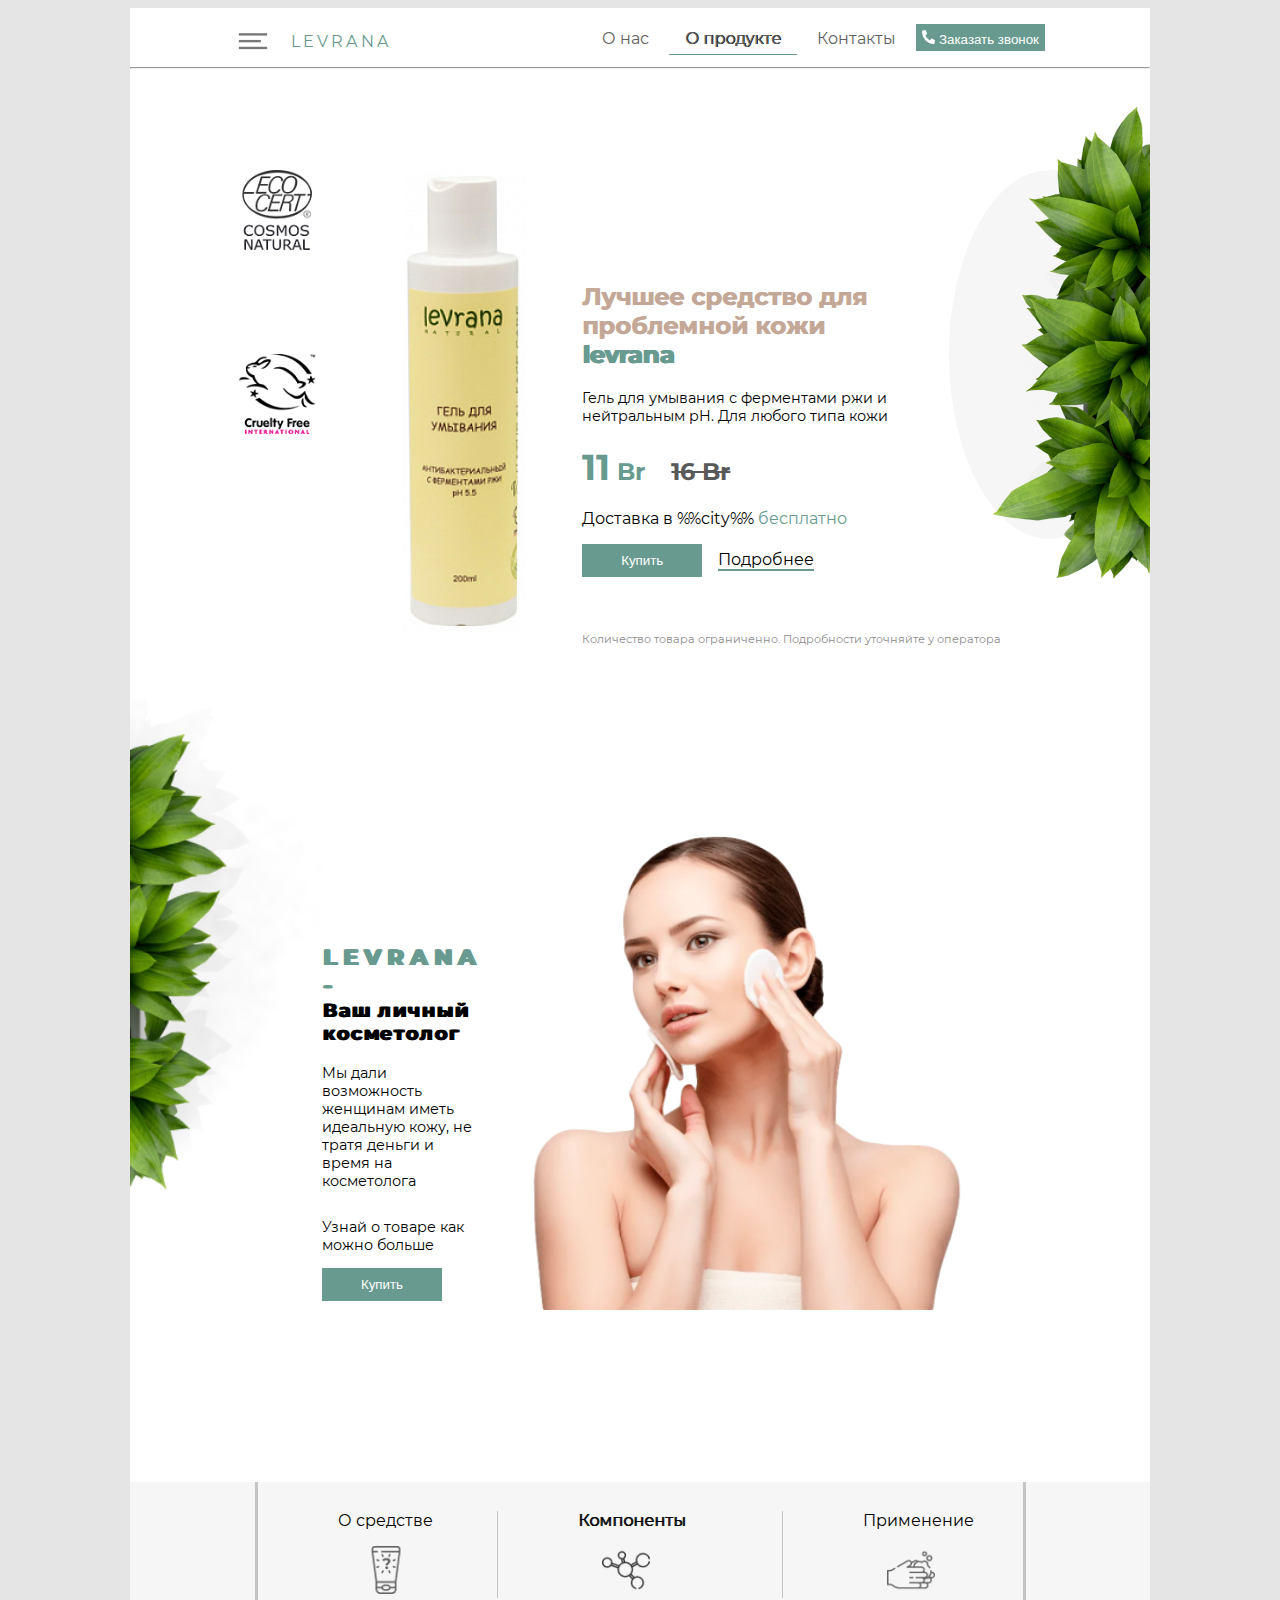
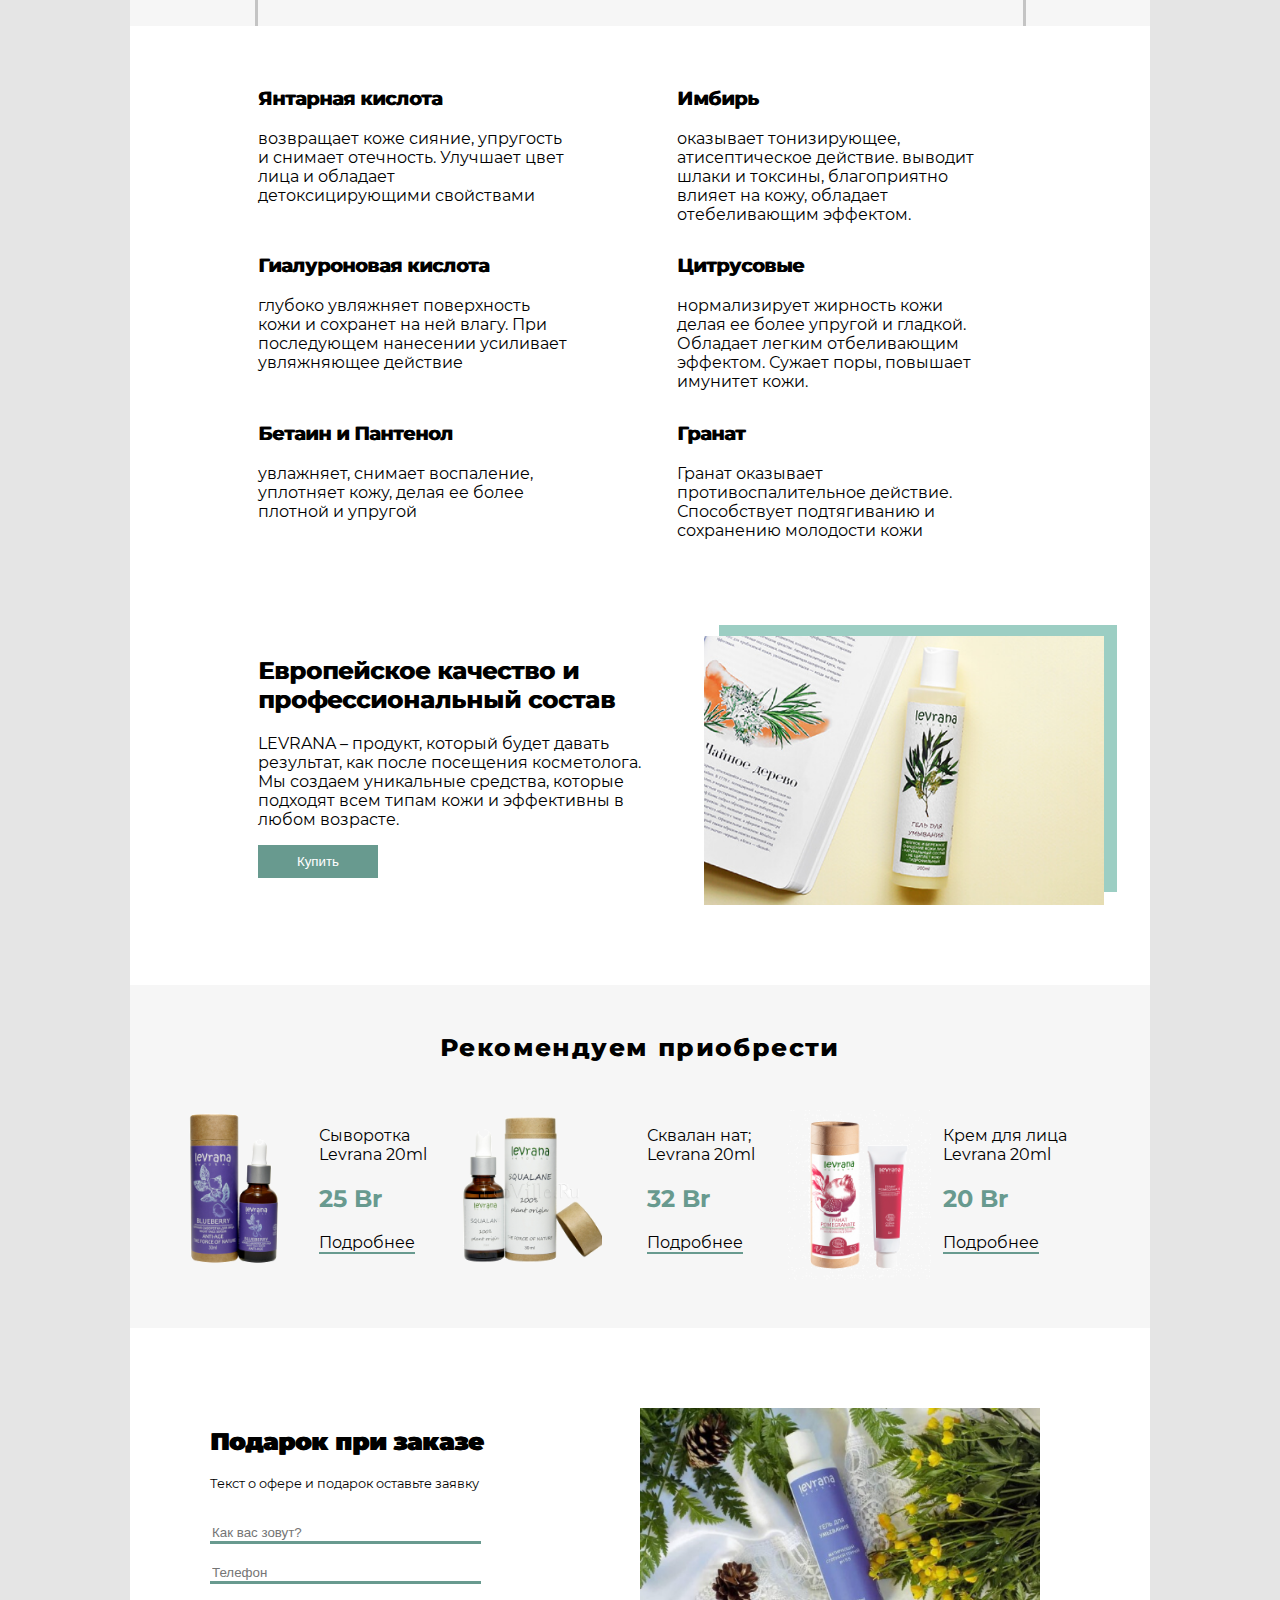
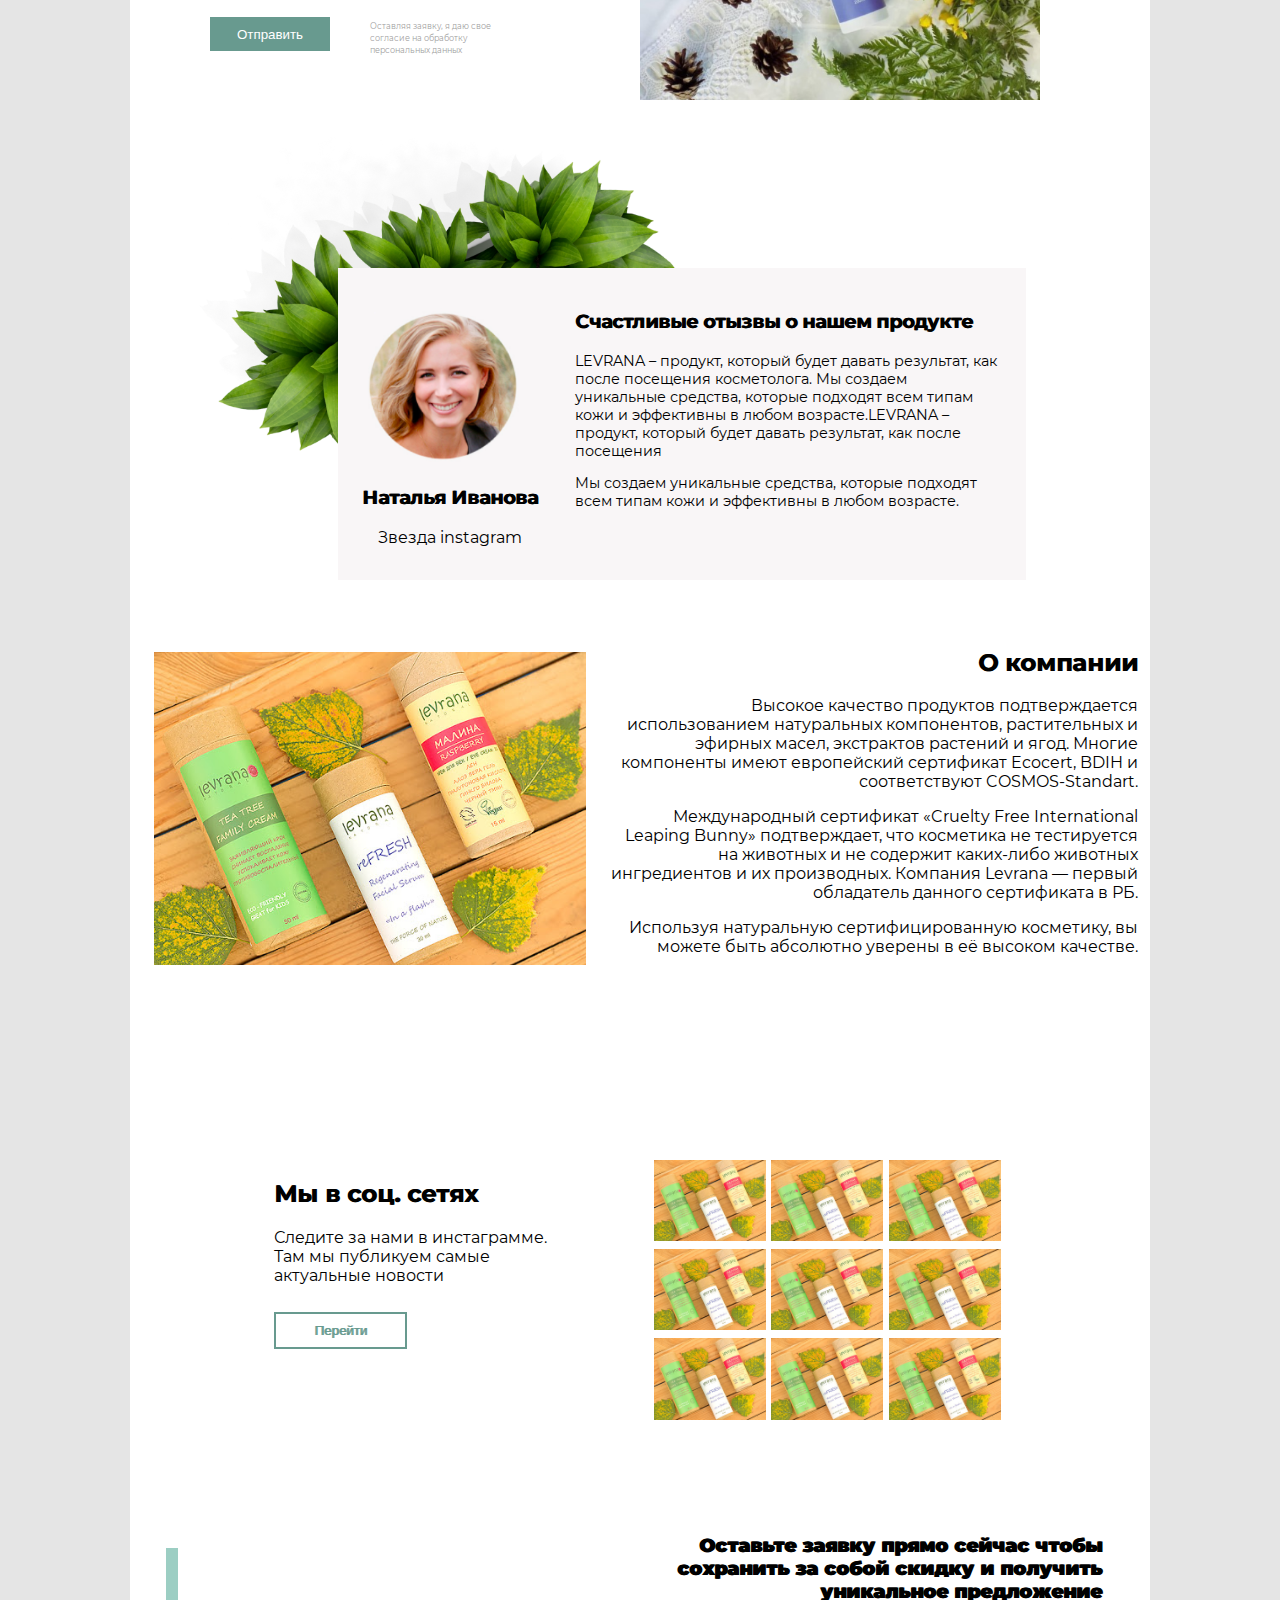
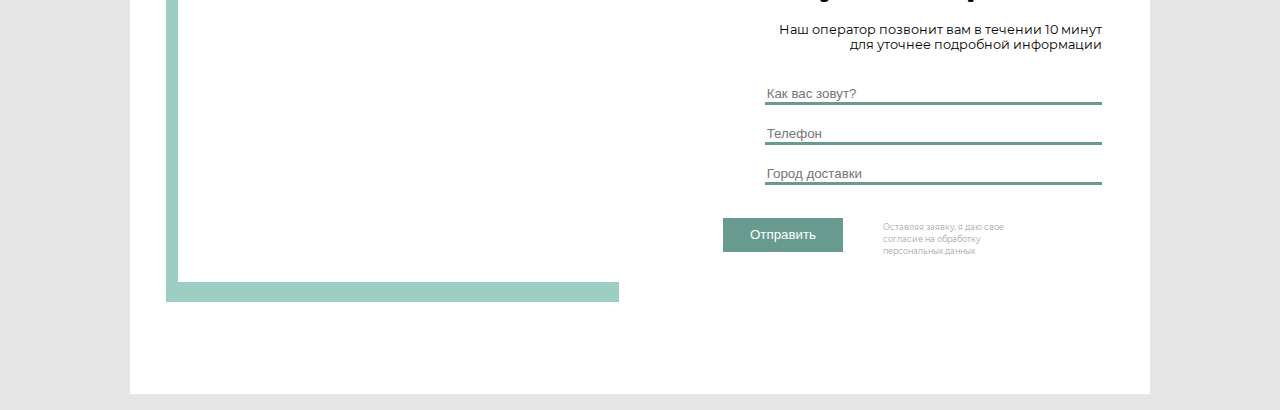
<file: index.html>
<!DOCTYPE html>
<html lang="ru">
<head>
    <link href="https://fonts.googleapis.com/css?family=Montserrat&display=swap" rel="stylesheet">
    <link rel="stylesheet" href="css/index.css">
    <meta charset="UTF-8">
    <title>Levrana</title>
</head>
<body>

<div id="content-wrapper">
    <div class="stick-nav">
        <div class="navbar">
            <img src="images/navbar/bar.svg" alt="bar">
            <div class="logo-name">Levrana</div>
            <div class="navs">
                <a href="#about">О нас</a>
                <a href="#spin" class="active-link">О продукте</a>
                <a href="#order">Контакты</a>
                <button>
                    <img src="images/navbar/phone-nav.svg" alt="phone">
                    Заказать звонок
                </button>
            </div>
        </div>
        <hr>
    </div>

    <div class="goods">
        <img src="images/goods/goods-cosmos.png" alt="cosmos" class="cosmos">
        <img src="images/goods/goods-bunny.png" alt="bunny" class="bunny">
        <img src="images/goods/goods-bottle.png" alt="bottle" class="bottle">
        <div class="cost">
            <h2 class="shadow">
                Лучшее средство для проблемной кожи
                <l>levrana</l>
            </h2>
            <p style="font-size: 0.9em">
                Гель для умывания с ферментами ржи и нейтральным pH. Для любого типа кожи
            </p>
            <h2>
                <t>11</t>
                <k>Br</k>
                <s>16 Br</s>
            </h2>
            <p class="ord">
                Доставка в %%city%%
                <t>бесплатно</t>
            </p>
            <button>Купить</button>
            <a href="#">
                Подробнее
            </a>
        </div>
        <div class="limited">Количество товара ограниченно. Подробности уточняйте у оператора</div>
        <img src="images/goods/goods-grass.png" alt="grass" class="grass">
        <span class="circle"></span>

    </div>

    <div class="levrana">
        <img src="images/levrana/levrana-grass.png" alt="grass" class="grass">
        <h3>
            <t>LEVRANA -</t>
            <br>Ваш личный косметолог
        </h3>
        <div>
            Мы дали возможность женщинам иметь идеальную кожу, не тратя деньги и время на косметолога
        </div>
        <div class="buy">
            <p>Узнай о товаре как можно больше</p>
            <button>Купить</button>
        </div>
        <img src="images/levrana/levrana-girl.png" alt="girl" class="girl">
    </div>

    <div id="spin" class="spin">
        <div class="menu">
            <div style="border-right: 0.2em solid #C4C4C4"></div>
            <div class="menu-items">
                <div class="spin-about">
                    <a href="#">
                        <div>О средстве</div>
                        <img src="images/spin/spin-bottle.png" alt="spin-bottle">
                    </a>
                </div>
                <div class="spin-components spin-active">
                    <a href="#">
                        <div>Компоненты</div>
                        <img src="images/spin/spin-components.png" alt="spin-components">
                    </a>
                </div>
                <div class="spin-usage">
                    <a href="#">
                        <div>Применение</div>
                        <img src="images/spin/spin-usage.png" alt="spin-usage">
                    </a>
                </div>
            </div>
            <div style="border-left: 0.2em solid #C4C4C4"></div>
        </div>
        <div class="spin-text">
            <div><p>Янтарная кислота</p>возвращает коже сияние, упругость и снимает отечность. Улучшает цвет лица и
                обладает детоксицирующими свойствами
            </div>
            <div><p>Имбирь</p>оказывает тонизирующее, атисептическое действие. выводит шлаки и токсины, благоприятно
                влияет на кожу, обладает отебеливающим эффектом.
            </div>
            <div><p>Гиалуроновая кислота</p>глубоко увляжняет поверхность кожи и сохранет на ней влагу. При последующем
                нанесении усиливает увляжняющее действие
            </div>
            <div><p>Цитрусовые</p>нормализирует жирность кожи делая ее более упругой и гладкой. Обладает легким
                отбеливающим эффектом. Сужает поры, повышает имунитет кожи.
            </div>
            <div><p>Бетаин и Пантенол</p>увлажняет, снимает воспаление, уплотняет кожу, делая ее более плотной и упругой
            </div>
            <div><p>Гранат</p>Гранат оказывает противоспалительное действие. Способствует подтягиванию и сохранению
                молодости кожи
            </div>
        </div>
    </div>

    <div class="euro-buy">
        <div class="text">
            <h2>
                Европейское качество и профессиональный состав
            </h2>
            <p>
                LEVRANA – продукт, который будет давать результат, как после посещения косметолога. Мы создаем
                уникальные средства, которые подходят всем типам кожи и эффективны в любом возрасте.
            </p>
            <button class="">Купить</button>
        </div>
        <img src="images/buy/buy-pic.png" alt="buy">
    </div>

    <div class="recomend">
        <div class="recomend-title">
            Рекомендуем приобрести
        </div>
        <div class="pics">
            <img src="images/recomend/recomend-pic1.png" alt="recomend-pic1">
            <div>
                <p>Сыворотка Levrana 20ml</p>
                <h2>25 Br</h2>
                <a href="#">
                    Подробнее
                </a>
            </div>
            <img src="images/recomend/recomend-pic2.png" alt="recomend-pic2" style="padding-right: 2em">
            <div>
                <p>Сквалан нат; Levrana 20ml</p>
                <h2>32 Br</h2>
                <a href="#">
                    Подробнее
                </a>
            </div>
            <img src="images/recomend/recomend-pic3.png" alt="recomend-pic3">
            <div>
                <p>Крем для лица Levrana 20ml</p>
                <h2>20 Br</h2>
                <a href="#">
                    Подробнее
                </a>
            </div>
        </div>
    </div>

    <div class="gift">
        <form>
            <h2><b>Подарок при заказе</b></h2>
            <p>Текст о офере и подарок оставьте заявку </p>
            <label>
                <input type="text" name="name" placeholder="Как вас зовут?" autocomplete="on" class="field">
            </label><br>
            <label>
                <input type="text" name="phone" placeholder="Телефон" autocomplete="on" class="field">
            </label><br>
            <button type="submit" class="submit">Отправить</button>
            <div class="sub">Оставляя заявку, я даю свое согласие на обработку персональных данных</div>
        </form>
        <img src="images/gift/gift.png" alt="gift">

    </div>

    <div class="feedback">
        <img src="images/feedback/feedback-grass.png" alt="feedback">
        <div class="feedback-card">
            <div class="feedback-user">
                <img src="images/feedback/feedback-user.png" alt="feedback-user">
                <h3>Наталья Иванова</h3>
                <t>Звезда instagram</t>
            </div>
            <div class="feedback-text">
                <h3>Счастливые отызвы о нашем продукте</h3>
                <p>
                    LEVRANA – продукт, который будет давать результат, как после посещения косметолога. Мы создаем
                    уникальные средства, которые подходят всем типам кожи и эффективны в любом возрасте.LEVRANA –
                    продукт, который будет давать результат, как после посещения
                </p>
                <p>
                    Мы создаем уникальные средства, которые подходят всем типам кожи и эффективны в любом возрасте.
                </p>
            </div>
        </div>
    </div>

    <div id="about" class="about">
        <img src="images/about/about.png" alt="about">
        <div class="about-text">
            <h2>О компании</h2>
            <p>
                Высокое качество продуктов подтверждается использованием натуральных компонентов, растительных и эфирных
                масел, экстрактов растений и ягод. Многие компоненты имеют европейский сертификат Ecocert, BDIH и
                соответствуют COSMOS-Standart.
            </p>
            <p>
                Международный сертификат «Cruelty Free International Leaping Bunny» подтверждает, что косметика не
                тестируется на животных и не содержит каких-либо животных ингредиентов и их производных. Компания
                Levrana — первый обладатель данного сертификата в РБ.
            </p>
            <p>
                Используя натуральную сертифицированную косметику, вы можете быть абсолютно уверены в её высоком
                качестве.
            </p>
        </div>
    </div>

    <div class="social">
        <div class="social-text">
            <h2>
                Мы в соц. сетях
            </h2>
            <div>
                Следите за нами в инстаграмме. Там мы публикуем самые актуальные новости
            </div>
            <button>Перейти</button>
        </div>
        <div class="social-pics">
            <img src="images/about/about.png" alt="social-pic">
            <img src="images/about/about.png" alt="social-pic">
            <img src="images/about/about.png" alt="social-pic">
            <img src="images/about/about.png" alt="social-pic">
            <img src="images/about/about.png" alt="social-pic">
            <img src="images/about/about.png" alt="social-pic">
            <img src="images/about/about.png" alt="social-pic">
            <img src="images/about/about.png" alt="social-pic">
            <img src="images/about/about.png" alt="social-pic">
        </div>
    </div>

    <div id="order" class="order">
        <iframe src="https://www.google.com/maps/embed?pb=!1m14!1m12!1m3!1d22362.31094883235!2d27.570484694737473!3d53.90423045019778!2m3!1f0!2f0!3f0!3m2!1i1024!2i768!4f13.1!5e0!3m2!1sru!2sby!4v1587991372638!5m2!1sru!2sby"
                width="465" height="350" frameborder="0" style="border:0;" allowfullscreen="" aria-hidden="false"
                tabindex="0">
        </iframe>
        <div class="order-form">
            <form>
                <h3>
                    <b>Оставьте заявку прямо сейчас чтобы cохранить за собой скидку и получить уникальное
                        предложение</b>
                </h3>
                <p>Наш оператор позвонит вам в течении 10 минут для уточнее подробной информации</p>
                <label>
                    <input type="text" name="name" placeholder="Как вас зовут?" autocomplete="on" class="field">
                </label><br>
                <label>
                    <input type="text" name="phone" placeholder="Телефон" autocomplete="on" class="field">
                </label><br>
                <label>
                    <input type="text" name="city" placeholder="Город доставки" autocomplete="on" class="field">
                </label><br>
                <button type="submit" class="submit">Отправить</button>
                <div class="sub">Оставляя заявку, я даю свое согласие на обработку персональных данных</div>
            </form>
        </div>
    </div>


<!--    <img src="images/leafs/leaf1.png" alt="leaf1" class="leafs leaf1">-->
<!--    <img src="images/leafs/leaf2.png" alt="leaf2" class="leafs leaf2">-->
<!--    <img src="images/leafs/leaf3.png" alt="leaf3" class="leafs leaf3">-->
<!--    <img src="images/leafs/leaf4.png" alt="leaf4" class="leafs leaf4">-->
<!--    <img src="images/leafs/leaf5.png" alt="leaf5" class="leafs leaf5">-->
<!--    <img src="images/leafs/leaf6.png" alt="leaf6" class="leafs leaf6">-->
<!--    <img src="images/leafs/leaf7.png" alt="leaf7" class="leafs leaf7">-->
<!--    <img src="images/leafs/leaf8.png" alt="leaf8" class="leafs leaf8">-->
<!--    <img src="images/leafs/leaf9.png" alt="leaf9" class="leafs leaf9">-->
<!--    <img src="images/leafs/leaf10.png" alt="leaf10" class="leafs leaf10">-->
<!--    <img src="images/leafs/leaf11.png" alt="leaf11" class="leafs leaf11">-->
<!--    <img src="images/leafs/leaf12.png" alt="leaf12" class="leafs leaf12">-->


</div>
</body>
</html>
</file>
<file: css/index.css>
@font-face {
    font-family: Montserrat;
    src: url(/fonts/Montserrat/Montserrat-Regular.ttf);
}

@keyframes drag-animation {
    0%, 50%, 100% {
        transform: rotate(0deg);
    }
    10%, 30% {
        transform: rotate(-10deg);
    }
    20%, 40% {
        transform: rotate(10deg);
    }
}

body {
    background: #E5E5E5;
    font-family: 'Montserrat', sans-serif;
}

#content-wrapper {
    background: #FFFFFF;
    max-width: 1020px;
    /*max-width: 1440px;*/
    margin-left: auto;
    margin-right: auto;
}
.stick-nav {
    position: sticky;
    top: 0;
    background: #FFFFFF;
    z-index: 4;
}

.navbar {
    display: grid;
    grid-template-columns: repeat(35, 1fr);
    padding-top: 1em;
    margin-left: 5em;
}

.navbar img {
    cursor: pointer;
    padding-top: 0.2em;
    width: 2em;
    grid-area: 1 /  2 / span 1 / span 4;
}

.logo-name {
    color: #689A8F;
    text-transform: uppercase;
    letter-spacing: 0.2em;
    grid-area: 1 /  4 / span 1 / span 2;
    padding-top: 0.5em;
}

.navs {
    grid-area: 1 /  15 / span 1 / span 30;
}

.navs a {
    padding-left: 1em;
    padding-right: 1em;
    color: #5E5E5E;
    text-decoration: none;
}

.navs a:hover {
    color: #689a8f;
    text-decoration: underline;
}

.navs button {
    border: none;
    background: #689A8F;
    color: #FFFFFF;
    cursor: pointer;
    grid-area: 1 /  20 / span 1 / span 30;
    height: 2em;
}

.navs button img {
    width: 1em;
    animation: 1.2s ease-in-out 0s normal none infinite running drag-animation;
}

.navs .active-link {
    text-shadow: 1px 0 0 #000000;
    border-bottom: 0.1em solid #689A8F;
    padding-bottom: 0.4em;
}

.goods {
    display: grid;
    grid-template-columns: repeat(22, 1fr);
    grid-template-rows: repeat(6, 1fr);
    margin-left: 5em;
}

.goods .cosmos {
    grid-area: 2 /  2 / span 1 / span 1;
    width: 5em;
    transition: 0.5s;
}

.goods .cosmos:hover {
    transform: scale(1.5);
}

.goods .bunny {
    grid-area: 4 /  2 / span 1 / span 1;
    width: 5em;
    transition: 0.5s;
}

.goods .bunny:hover {
    transform: scale(1.5);
}

.goods .bottle {
    grid-area: 2 /  6 / span 5 / span 1;
}

.goods .cost {
    grid-area: 3 /  9 / span 4 / span 12;
    color: #C3A897;
}

.goods .cost button {
    border: none;
    background: #689A8F;
    color: #FFFFFF;
    cursor: pointer;
    width: 9em;
    height: 2.5em;
    margin-right: 0.9em;
}

.goods .cost a {
    text-decoration: none;
    color: #000000;
    border-bottom: 2px solid #689A8F;
}

.goods .cost a:hover {
    color: #689A8F;
}

.goods .cost t {
    color: #689A8F;
}

.goods .cost p {
    color: #000000;
}

.goods .cost .ord {
}

.goods .cost h2 s {
    margin-left: 0.8em;
    color: #595959;
}

.goods .cost h2 l {
    color: #689A8F;
    text-shadow: 1px 0 0 #689A8F,
    2px 0 0 #689A8F;
}

.goods .cost h2 t {
    font-size: 1.5em;
}

.goods .cost h2 k {
    color: #689A8F;
}

.goods .cost .shadow {
    text-shadow: 1px 0 0 #C3A897;
}

.goods .grass {
    grid-area: 1 /  22 / span 6 / span 1;
    z-index: 2;
}

.goods .limited {
    color: #8C8C8C;
    grid-area: 7 / 9 / span 1 / span 15;
    font-size: 0.7em;
}

.goods .circle {
    background: #F6F6F6;
    border-radius: 50%;
    grid-area: 2 / 22 / span 4 / span 11;
    z-index: 1;
}

.levrana {
    display: grid;
    grid-template-columns: repeat(12, 1fr);
    grid-template-rows: repeat(6, 1fr);
}

.levrana .grass {
    grid-area: 1 /  1 / span 6 / span 1;
    width: 12em;
}

.levrana h3 {
    grid-area: 3 /  2 / span 1 / span 4;
    transition: 0.4s;
    text-shadow: 1px 0 0 #000000,
    2px 0 0 #000000;
    letter-spacing: 0.1em;
}

.levrana h3:hover {
    transform: scale(1.65);
}

.levrana h3 t {
    color: #689A8F;
    text-transform: uppercase;
    font-size: 1.2em;
    letter-spacing: 0.3em;
    text-shadow: 1px 0 0 #689A8F,
    2px 0 0 #689A8F,
    3px 0 0 #689A8F;
}

.levrana div {
    grid-area: 4 /  2 / span 1 / span 4;
    font-size: 0.9em;
}

.levrana .buy {
    grid-area: 5 /  2 / span 1 / span 4;
    font-size: 0.9em;
}

.levrana .buy button {
    border: none;
    background: #689A8F;
    color: #FFFFFF;
    cursor: pointer;
    width: 9em;
    height: 2.5em;
}

.levrana .girl {
    grid-area: 2 /  6 / span 5 / span 3;
    width: 32em;
}

#spin {
    display: grid;
    grid-row-gap: 0.333fr;
    grid-auto-rows: 1fr 3fr;
}

.spin-text {
    display: grid;
    grid-gap: 10px;
    grid-template-columns: repeat(2, 1fr);
    margin: 1em 4em 1em 8em;
}

.spin-text div {
    margin-right: 6em;
}

.spin-text p {
    font-weight: bolder;
    font-size: 1.2em;
    color: #000000;
    text-shadow: 1px 0 0 #000000;
}

#spin .menu {
    display: grid;
    grid-template-columns: 1fr 6fr 1fr;
    background: #F6F6F6;
    height: 9em;
}

#spin .menu .menu-items {
    display: grid;
    grid-template-columns: repeat(3, 1fr);
    align-content: center;
    margin-left: auto;
    margin-right: auto;
    padding-left: 5em;
}

#spin .menu a {
    outline: none;
    text-decoration: none;
    color: #000000;
}

#spin .menu .menu-items img {
    width: 3em;
    padding-top: 1em;
    padding-left: 1.5em;
}

#spin .menu .menu-items .spin-components {
    padding-left: 5em;
    padding-right: 6em;
    border-left: 0.1em solid #C4C4C4;
    border-right: 0.1em solid #C4C4C4;
    margin-right: 5em;
}

.spin-active {
    text-shadow: 1px 0 0 #000000;
}

#spin .menu .menu-items img:hover {
    animation: 1.2s ease-in-out 0s normal none infinite running drag-animation;
}

.euro-buy {
    display: grid;
    grid-template-columns: repeat(2, 1fr);
    padding-left: 8em;
    padding-top: 5em;
}

.euro-buy .text {
    padding-right: 3em;
}

.euro-buy .text h2 {
    text-shadow: 1px 0 0 #000000;
}

.euro-buy img {
    float: right;
    width: 25em;
    box-shadow: 14px -12px 0px -1px #9ccec3;
}

.euro-buy button {
    border: none;
    background: #689A8F;
    color: #FFFFFF;
    cursor: pointer;
    width: 9em;
    height: 2.5em;
}

.recomend {
    background: #F6F6F6;
    margin-top: 5em;
    padding-top: 3em;
}

.recomend-title {
    padding-bottom: 2em;
    font-size: 24px;
    font-weight: bolder;
    color: #000000;
    text-align: center;
    letter-spacing: 0.1em;
}

.recomend .pics {
    display: grid;
    grid-template-columns: repeat(6, 1fr);
    grid-column-gap: 0.8em;
    margin-left: 2em;
    margin-right: 5em;
    padding-bottom: 3em;
}

.recomend .pics img {
    width: 9em;
    transition: 0.5s;
}

.recomend .pics img:hover {
    transform: scale(1.4);
}

.recomend .pics a {
    text-decoration: none;
    color: #000000;
    border-bottom: 2px solid #689A8F;
}

.recomend .pics a:hover {
    color: #689A8F;
}

.recomend .pics h2 {
    color: #689A8F;
}

.recomend .recomend-title {
    text-shadow: 1px 0 0 #000000;
}

.gift {
    padding: 5em;
    display: grid;
    grid-template-columns: repeat(2, 1fr);
    grid-row-gap: 30px;
}

.gift img {
    width: 25em;
}

.gift input {
    border: none;
    width: 20em;
}

.gift h2 {
    text-shadow: 1px 0 0 #000000;
}

.gift .field {
    border-bottom: 3px solid #689A8F;
    margin-top: 1.5em;
}

.gift .submit {
    background: #689A8F;
    color: #FFFFFF;
    cursor: pointer;
    margin-top: 2.5em;
    height: 2.5em;
    width: 9em;
    float: left;
    border: none;
}

.gift p {
    font-size: 0.8em;
}

.gift .sub {
    font-size: 0.5em;
    color: #9D9D9D;
    padding-top: 4.5em;
    padding-left: 20em;
    word-wrap: break-word;
    width: 16em;
    line-height: 1.5;
}

.feedback {
    display: grid;
    margin-top: -12em;
}

.feedback .feedback-card {
    background: #F9F6F7;
    z-index: 2;
    display: grid;
    grid-template-columns: 1fr 2fr;
    padding: 1.5em;
    margin-top: 17.5em;
    margin-left: 13em;
    width: 40em;
    grid-area: 1 / 1 / span 1 / span 2;
}

.feedback .feedback-card .feedback-user {
    transition: 0.5s;
}

.feedback .feedback-card .feedback-user:hover {
    transform: scale(1.2);
}

.feedback .feedback-card .feedback-user img {
    width: 10em;
    margin-top: 1em;
}

.feedback .feedback-card .feedback-user h3 {
    text-shadow: 1px 0 0 #000000;
}

.feedback .feedback-card .feedback-user t {
    margin-left: 1em;
}

.feedback .feedback-card .feedback-text p {
    font-size: 0.9em;
}

.feedback .feedback-card .feedback-text h3 {
    text-shadow: 1px 0 0 #000000;
}

.feedback img {
    width: 40em;
    z-index: 1;
    grid-area: 1 / 1 / span 1 / span 1;
}

.about {
    padding-top: 3em;
}

.about img {
    width: 27em;
    padding: 1.5em;
    float: left;
}

.about .about-text {
    text-align: right;
    width: 63em;
    height: 22em;
}

.about .about-text h2 {
    text-shadow: 1px 0 0 #000000;
}

.social {
    display: grid;
    grid-gap: 5em;
    grid-template-columns: repeat(2, 1fr);
    padding-top: 10em;
    padding-left: 9em;
    padding-right: 6em;
}

.social .social-pics {
    display: grid;
    grid-template-columns: repeat(3, 1fr);
    grid-row-gap: 0.5em;
    width: 22em;
    margin-right: 3em;
}

.social .social-pics img {
    width: 7em;
    transition: 0.5s;
}

.social .social-pics img:hover {
    transform: scale(1.5);
}

.social .social-text button {
    background: #FFFFFF;
    color: #689A8F;
    border: 0.2em solid #689A8F;
    cursor: pointer;
    margin-top: 2em;
    height: 2.8em;
    width: 10em;
    text-shadow: 1px 0 0 #689A8F;
}

.social .social-text h2 {
    text-shadow: 1px 0 0 #000000;
}

.order {
    margin-top: 6em;
    margin-bottom: 1em;
    padding-bottom: 7em;
    padding-right: 3em;
    padding-left: 3em;
    display: grid;
    grid-template-columns: repeat(2, 1fr);
}

.order .order-form {
    text-align: right;
}

.order .order-form input {
    border: none;
    width: 25em;
}

.order .order-form h3 {
    text-shadow: 1px 0 0 #000000;
}

.order .order-form p {
    margin-left: 10em;
}

.order .order-form .field {
    border-bottom: 3px solid #689A8F;
    margin-top: 1.5em;
}

.order .order-form .submit {
    background: #689A8F;
    color: #FFFFFF;
    cursor: pointer;
    margin-top: 2.5em;
    height: 2.5em;
    width: 9em;
    float: left;
    margin-left: 6em;
    border: none;
}

.order .order-form p {
    font-size: 0.8em;
}

.order .order-form .sub {
    font-size: 0.5em;
    color: #9D9D9D;
    padding-top: 4.5em;
    padding-left: 20em;
    word-wrap: break-word;
    width: 16em;
    line-height: 1.5;
    margin-left: 10em;
    text-align: left;
}

.order iframe {
    box-shadow: -18px 26px 0px -6px rgba(156, 206, 195, 1);
    padding-top: 1em;
}
/*.leafs {*/
/*    position: absolute;*/
/*    z-index: 3;*/
/*}*/

/*.leaf1 {*/
/*    left: 132vh;*/
/*    top: 17vh;*/
/*}*/

/*.leaf2 {*/
/*    position: absolute;*/
/*    left: 116vh;*/
/*    top: 9vh;*/
/*    z-index: 3;*/
/*}*/

/*.leaf3 {*/
/*    left: 126vh;*/
/*    top: 36vh;*/
/*}*/

/*.leaf4 {*/
/*    left: 48vh;*/
/*    top: 10vh;*/
/*}*/

/*.leaf5 {*/
/*    left: 58vh;*/
/*    top: 52vh;*/
/*}*/

/*.leaf6 {*/
/*    left: 138vh;*/
/*    top: 152vh;*/
/*}*/

/*.leaf7 {*/
/*    left: 50vh;*/
/*    top: 170vh;*/
/*}*/

/*.leaf8 {*/
/*    left: 48vh;*/
/*    top: 246vh;*/
/*}*/

/*.leaf9 {*/
/*    left: 140vh;*/
/*    top: 248vh;*/
/*}*/

/*.leaf10 {*/
/*    left: 133vh;*/
/*    top: 335vh;*/
/*}*/

/*.leaf11 {*/
/*    left: 44vh;*/
/*    top: 376vh;*/
/*}*/

/*.leaf12 {*/
/*    left: 85vh;*/
/*    top: 410vh;*/
/*}*/
</file>
